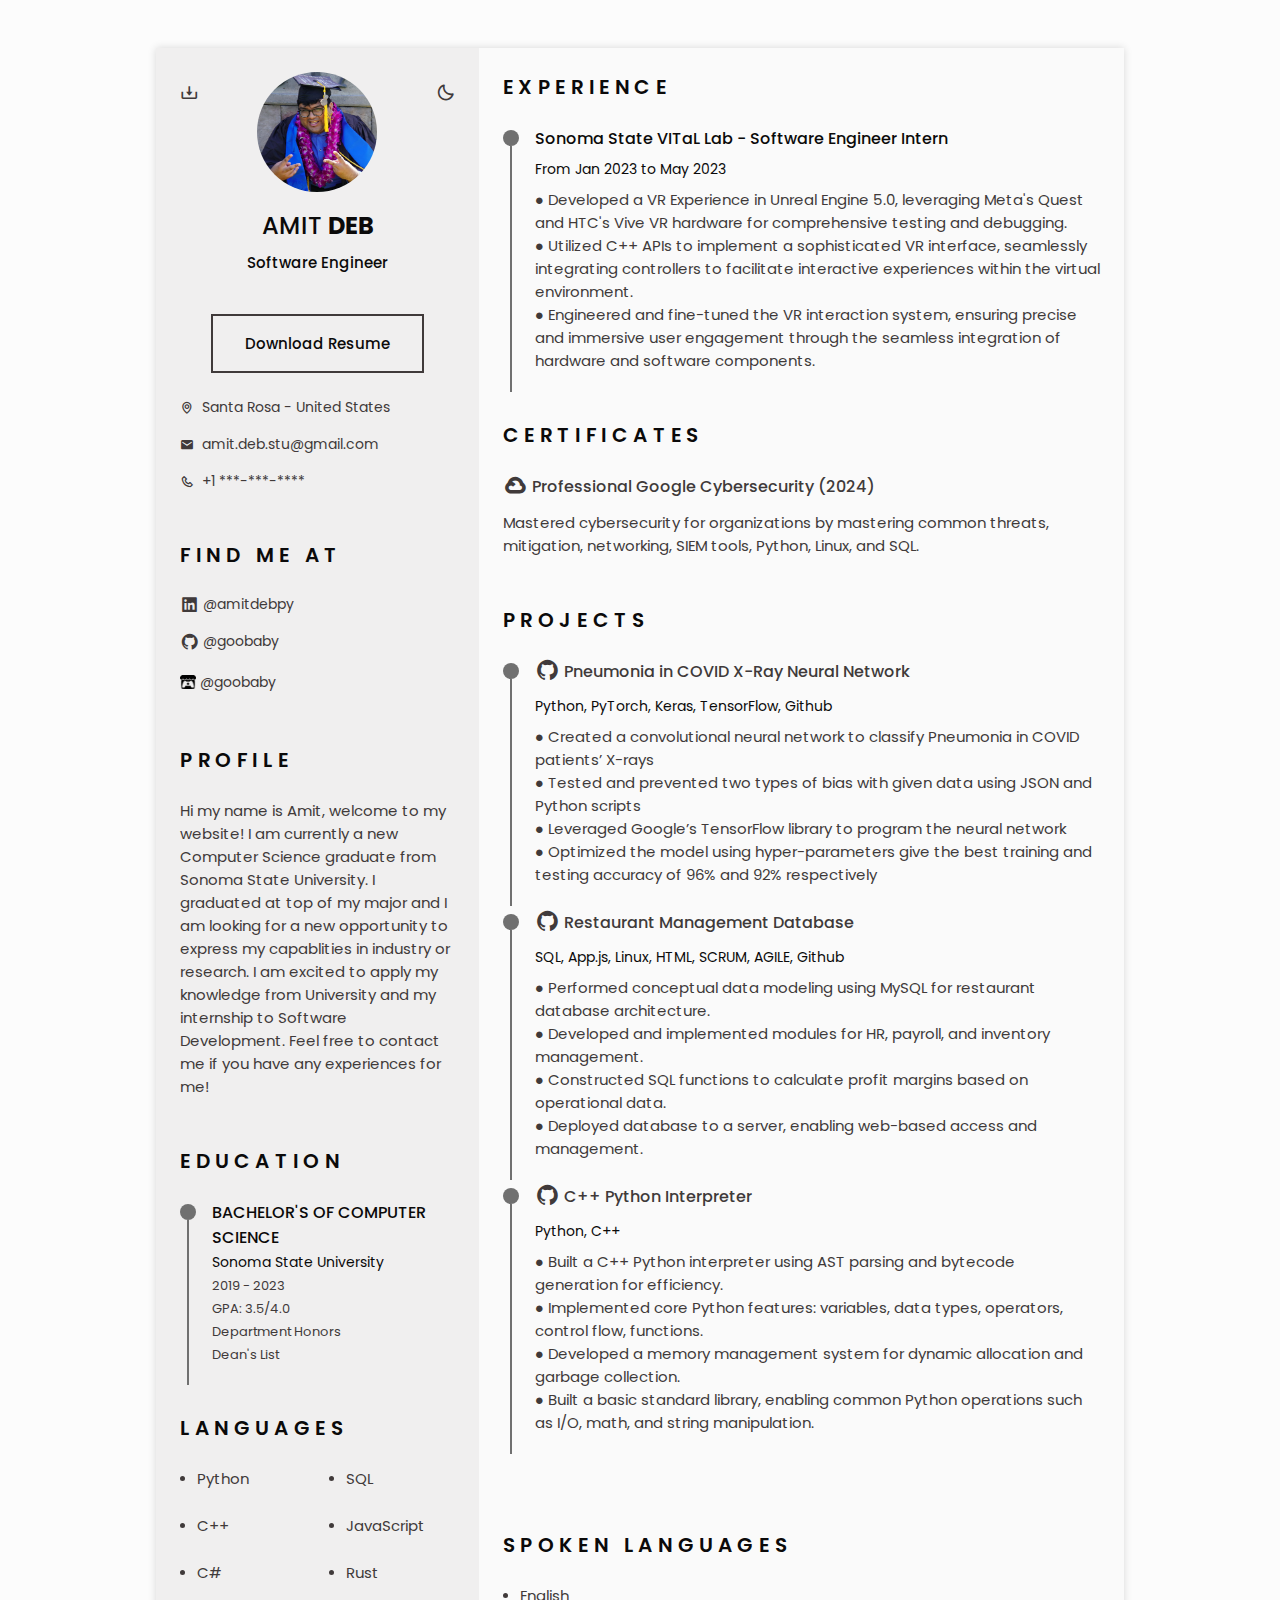
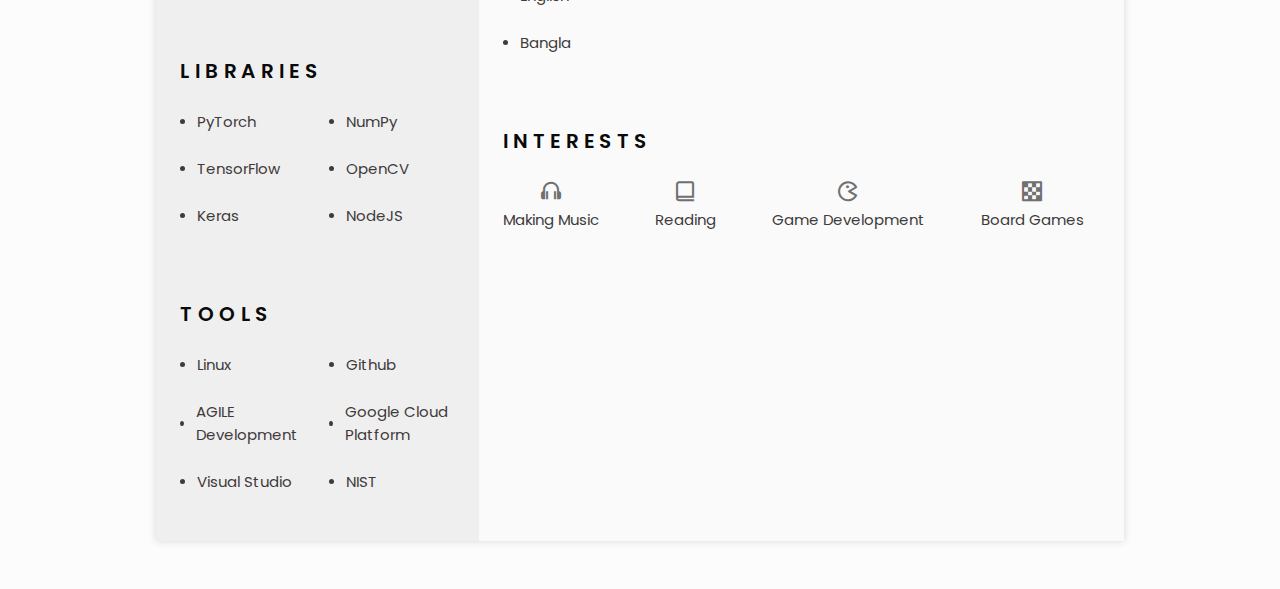
<file: index.html>
<!DOCTYPE html>
    <html lang="en">
    <head>
        <meta charset="UTF-8">
        <meta name="viewport" content="width=device-width, initial-scale=1.0">

        <!--========== BOX ICONS ==========-->
        <link rel="stylesheet"
        href="https://cdn.jsdelivr.net/npm/boxicons@latest/css/boxicons.min.css">
        <!--========== CSS ==========-->
        <link rel="stylesheet" href="assets/css/styles.css">

        <title>Amit's Landing Page</title>
    </head>
    <body>
        <!--========== HEADER ==========-->
        <header class="l-header" id="header">
            <nav class ="nav bd-container">
                <a href="#" class="nav__log">Amit Deb</a>
                <div class="nav__menu" id="nav-menu">
                    <ul class="nav__list">
                        <li class="nav__item">
                            <a href="#home" class="nav__link active-link">
                                <i class='bx bx-home nav_icon'></i>Home
                            </a>
                        </li>

                        <li class="nav__item">
                            <a href="#profile" class="nav__link">
                                <i class='bx bx-user nav_icon'></i>Profile
                            </a>
                        </li>

                        <li class="nav__item">
                            <a href="#education" class="nav__link">
                                <i class='bx bx-book nav_icon'></i>Education
                            </a>
                        </li>

                        <li class="nav__item">
                            <a href="#skills" class="nav__link">
                                <i class='bx bx-receipt nav_icon'></i>Skills
                            </a>
                        </li>
                        
                        <li class="nav__item">
                            <a href="#experience" class="nav__link">
                                <i class='bx bx-briefcase-alt nav_icon' ></i>Experience
                            </a>
                        </li>

                        <li class="nav__item">
                            <a href="#certificates" class="nav__link">
                                <i class='bx bx-award nav_icon' ></i></i>Certificates
                            </a>
                        </li>

                        <li class="nav__item">
                            <a href="#references" class="nav__link">
                                <i class='bx bx-link-external nav_icon'></i>References
                            </a>
                        </li>
                    </ul>
                </div>

                <div class="nav__toggle" id="nav-toggle">
                    <i class='bx bx-grid-alt' ></i>
                </div>
            </nav>
        </header>

        <main class="l-main bd-container">
            <!-- All elements within this div, is generated in PDF -->
            <div class="resume" id="area-cv">
                <div class="resume__left">
                    <section class="home" id="home">
                        <div class="home__container section bd-grid">
                            <div class="home__data bd-grid">
                                <img src="assets/img/pfp.JPG" alt="" class="home__img">

                                <h1 class="home__title">AMIT <b>DEB</b></h1>
                                <h3 class="home__profession">Software Engineer</h3>
                                <div>
                                    <a download="" href="assets/pdf/AmitDebResume1_17_24.pdf" class="home2__button-movil">Download Resume</a>
                                </div>
                            </div>

                            <div class="home__address bd-grid">
                                <span class="home__information">
                                    <i class='bx bx-map home_icon'></i>&nbsp; Santa Rosa - United States
                                </span>
                                <span class="home__information">
                                    <i class='bx bxs-envelope home_icon'></i> &nbsp; amit.deb.stu@gmail.com
                                </span>
                                <span class="home__information">
                                    <i class='bx bx-phone home_icon'></i> &nbsp; +1 ***-***-****
                                </span>
                            </div>
                        </div>
                        <i class='bx bx-moon change-theme' title="Theme" id="theme-button"></i>

                        <a class='bx bx-download generate-pdf' title="Download PDF" id="resume-button" href="assets/pdf/AmitDebResume1_17_24.pdf"></a>

                    </section>          
                    
                 
                    <section class="social section">
                        <h2 class="section-title">FIND ME AT</h2>

                        <div class="social__container bd-grid">
                            <a href="https://www.linkedin.com/in/amitdebpy/" target="_blank" class="social__link">
                                <i class='bx bxl-linkedin-square social__icon'></i> @amitdebpy
                            </a>
                            <a href="https://github.com/goobaby" target="_blank" class="social__link">
                                <i class='bx bxl-github social__icon'></i> @goobaby
                            </a>
                            <a href="https://goobaby.itch.io/" target="_blank" class="social__link">
                                <i class='social__icon'> <img src="assets/img/itchiologo/logos/itchio-logo-textless-black.png" width="16" height=auto></i> </i> @goobaby
                            </a>
                        </div>
                    </section>


                    <section class="profile section" id="profile">
                        <h2 class="section-title">Profile</h2>
                        
                        <p class="profile_description">Hi my name is Amit, welcome to my website! I am currently a new Computer Science graduate from Sonoma State University. I graduated at top of my major and I am looking for a new opportunity to express my capablities in industry or research. I am excited to apply my knowledge from University and my internship to Software Development. Feel free to contact me if you have any experiences for me!</p>
                    </section>
                    

                    <section class="education section" id="education">
                        <h2 class="section-title">Education</h2>

                        <div class="education__container bd-grid">
                            <div class="education__content">
                                <div class="education__time">
                                    <span class="education__rounder"></span>
                                    <span class="education__line"></span>
                                </div>

                                <div class="education__data">
                                    <h3 class="education__title">BACHELOR'S OF COMPUTER SCIENCE</h3>
                                    <span class="education__studies">Sonoma State University</span>
                                    <span class="education__year"><br>2019 - 2023</span>
                                    <span class="education__GPA"><br>GPA: 3.5/4.0</span>
                                    <span class="education__honors"><br>Department Honors</span>
                                    <span class="education__honors"><br>Dean's List</span>
                                </div>
                            </div>
                        </div>
                    </section>


                    <section class="skills section" id="skills">
                        <h2 class="section-title">Languages</h2>

                        <div class="skills__content bd-grid">
                            <ul class="skills__data">
                                <li class="skills__name">
                                    <span class="skills__circle"></span>Python
                                </li>
                                <li class="skills__name">
                                    <span class="skills__circle"></span>C++
                                </li>
                                <li class="skills__name">
                                    <span class="skills__circle"></span>C#
                                </li>
                            </ul>
                            <ul class="skills__data">
                                <li class="skills__name">
                                    <span class="skills__circle"></span>SQL
                                </li>
                                <li class="skills__name">
                                    <span class="skills__circle"></span>JavaScript
                                </li>
                                <li class="skills__name">
                                    <span class="skills__circle"></span>Rust
                                </li>
                            </ul>
                        </div>
                    </section>

                    <section class="skills section" id="skills">
                        <h2 class="section-title">Libraries</h2>
                        <div class="skills__content bd-grid">
                            <ul class="skills__data">
                                <li class="skills__name">
                                    <span class="skills__circle"></span>PyTorch
                                </li>
                                <li class="skills__name">
                                    <span class="skills__circle"></span>TensorFlow
                                </li>
                                <li class="skills__name">
                                    <span class="skills__circle"></span>Keras
                                </li>
                            </ul>
                            <ul class="skills__data">
                                <li class="skills__name">
                                    <span class="skills__circle"></span>NumPy
                                </li>
                                <li class="skills__name">
                                    <span class="skills__circle"></span>OpenCV
                                </li>
                                <li class="skills__name">
                                    <span class="skills__circle"></span>NodeJS
                                </li>
                            </ul>
                        </div>
                    </section>
                    <section class="skills section" id="skills">
                        <h2 class="section-title">Tools</h2>
                        <div class="skills__content bd-grid">
                            <ul class="skills__data">
                                <li class="skills__name">
                                    <span class="skills__circle"></span>Linux
                                </li>
                                <li class="skills__name">
                                    <span class="skills__circle"></span>AGILE Development
                                </li>
                                <li class="skills__name">
                                    <span class="skills__circle"></span>Visual Studio
                                </li>
                            </ul>
                            <ul class="skills__data">
                                <li class="skills__name">
                                    <span class="skills__circle"></span>Github
                                </li>
                                <li class="skills__name">
                                    <span class="skills__circle"></span>Google Cloud Platform
                                </li>
                                <li class="skills__name">
                                    <span class="skills__circle"></span>NIST
                                </li>
                            </ul>
                        </div>
                    </section>

                </div>

                <div class="resume__right">
                    <section class="experience section" id="experience">
                        <h2 class="section-title">Experience</h2>

                        <div class="experience__container bd-grid">
                            <div class="experience__content">
                                <div class="experience__time">
                                    <span class="experience__rounder"></span>
                                    <span class="experience__line"></span>
                                </div>

                                <div class="experience__data bd-grid">
                                    <h3 class="experience__title">Sonoma State VITaL Lab - Software Engineer Intern</h3>
                                    <span class="experience__company">From Jan 2023 to May 2023</span>
                                    <p class="experience__description">● Developed a VR Experience in Unreal Engine 5.0, leveraging Meta's Quest and HTC's Vive VR
                                        hardware for comprehensive testing and debugging.
                                        <br>● Utilized C++ APIs to implement a sophisticated VR interface, seamlessly integrating controllers
                                        to facilitate interactive experiences within the virtual environment.
                                        <br>● Engineered and fine-tuned the VR interaction system, ensuring precise and immersive user
                                        engagement through the seamless integration of hardware and software components.
                                        </p>
                                </div>
                            </div>
                        </div>
                    </section>

                    <section class="certificate section" id="certificates">
                        <h2 class="section-title">certificates</h2>

                        <div class="certificate__container bd">
                            <div class="certificate__content">
                                <h3 class="certificate__title">
                                    <a href="https://www.credly.com/badges/4689d389-434a-41fa-a769-0e6c0df22e31/linked_in_profile" target="_blank" class="git__link">
                                        <i class='bx bxl-google-cloud bx-sm'></i>
                                        &nbsp;Professional Google Cybersecurity (2024)
                                    </a>
                                </h3>
                                <p class="certificate__description"> Mastered cybersecurity for organizations by mastering common threats, mitigation, networking, SIEM tools, Python, Linux, and SQL.</p>
                            </div>
                        </div>
                    </section>

                    <section class="experience section" id="experience">
                        <h2 class="section-title">Projects</h2>

                        <div class="experience__container bd-grid">
                            <div class="experience__content">
                                <div class="experience__time">
                                    <span class="experience__rounder"></span>
                                    <span class="experience__line"></span>
                                </div>

                                <div class="experience__data bd-grid">
                                    <h3 class="experience__title">
                                        <a href="https://github.com/amitdebpy/X-ray-COVID-Classification" target="_blank" class="git__link">
                                            <i class='bx bxl-github bx-sm social__icon'></i>
                                            Pneumonia in COVID X-Ray Neural Network
                                        </a>
                                    </h3>
                                    <span class="experience__company">Python, PyTorch, Keras, TensorFlow, Github</span>
                                    <p class="experience__description">● Created a convolutional neural network to classify Pneumonia in COVID patients’ X-rays
                                        <br>● Tested and prevented two types of bias with given data using JSON and Python scripts
                                        <br>● Leveraged Google’s TensorFlow library to program the neural network
                                        <br>● Optimized the model using hyper-parameters give the best training and testing accuracy of 96%
                                        and 92% respectively
                                        
                                        </p>
                                </div>
                            </div>

                            <div class="experience__content">
                                <div class="experience__time">
                                    <span class="experience__rounder"></span>
                                    <span class="experience__line"></span>
                                </div>

                                <div class="experience__data bd-grid">
                                    <h3 class="experience__title">
                                        <a href="https://github.com/amitdebpy/Database-Management-Systems-Design/tree/main/355/deb_a_project2" target="_blank" class="git__link">
                                            <i class='bx bxl-github bx-sm social__icon'></i>
                                            Restaurant Management Database
                                        </a>
                                    </h3>
                                    <span class="experience__company">SQL, App.js, Linux, HTML, SCRUM, AGILE, Github</span>
                                    <p class="experience__description">● Performed conceptual data modeling using MySQL for restaurant database architecture.
                                        <br>● Developed and implemented modules for HR, payroll, and inventory management.
                                        <br>● Constructed SQL functions to calculate profit margins based on operational data.
                                        <br>● Deployed database to a server, enabling web-based access and management.
                                        </p>
                                </div>
                            </div>

                            <div class="experience__content">
                                <div class="experience__time">
                                    <span class="experience__rounder"></span>
                                    <span class="experience__line"></span>
                                </div>

                                <div class="experience__data bd-grid">
                                    <h3 class="experience__title">
                                        <a href="https://github.com/amitdebpy/Simple-Python-Interpreter" target="_blank" class="git__link">
                                            <i class='bx bxl-github bx-sm social__icon'></i>
                                            C++ Python Interpreter
                                        </a>
                                    </h3>
                                    <span class="experience__company">Python, C++</span>
                                    <p class="experience__description">● Built a C++ Python interpreter using AST parsing and bytecode generation for efficiency.
                                        <br>● Implemented core Python features: variables, data types, operators, control flow, functions.
                                        <br>● Developed a memory management system for dynamic allocation and garbage collection.
                                        <br>● Built a basic standard library, enabling common Python operations such as I/O, math, and string
                                        manipulation.
                                        
                                        </p>
                                </div>
                            </div>

                            
                        </div>
                    </section>

                    <section class="references section" id="references">
                        
                    </section>

                    <section class="languages section">
                        <h2 class="section-title">Spoken Languages</h2>

                        <div class="languages__container bd-grid">
                            <ul class="languages___content ">
                                <li class="languages__name">
                                    <span class="languages__circle"></span> English
                                </li>
                                <li class="languages__name">
                                    <span class="languages__circle"></span> Bangla
                                </li>
                            </ul>
                        </div>
                    </section>
                    
                    <section class="interests section">
                        <h2 class="section-title">Interests</h2>
                        <div class="interests__container bd-grid">
                            <div class="interests__content">
                                <i class='bx bx-headphone interests__icon'></i>
                                <span class="interests__name">Making Music</span>
                            </div>
                            <div class="interests__content">
                                <i class='bx bx-book-alt interests__icon'></i>
                                <span class="interests__name">Reading</span>
                            </div>
                            <div class="interests__content ">
                                <i class='bx bx-game interests__icon'></i>Game Development</span>
                            </div>
                            <div class="interests__content ">
                                <i class='bx bxs-chess interests__icon'></i>Board Games</span>
                            </div>
                        </div>
                    </section>
                    <div>
                        <a download="" href="assets/pdf/AmitDebResume1_17_24.pdf" class="home__button-movil">Download Resume</a>
                    </div>
                </div>
            </div>        
        </main>

        
        <a href="" class="scrolltop" id="scroll-top">
            <i class='bx bx-up-arrow-alt scrolltop__icon'></i>
        </a>

        <!--========== HTML2PDF ==========-->
        <script src="assets/js/html2pdf.bundle.min.js"></script>

        <!--========== MAIN JS ==========-->
        <script src="assets/js/main.js"></script>
    </body>
</html>
</file>
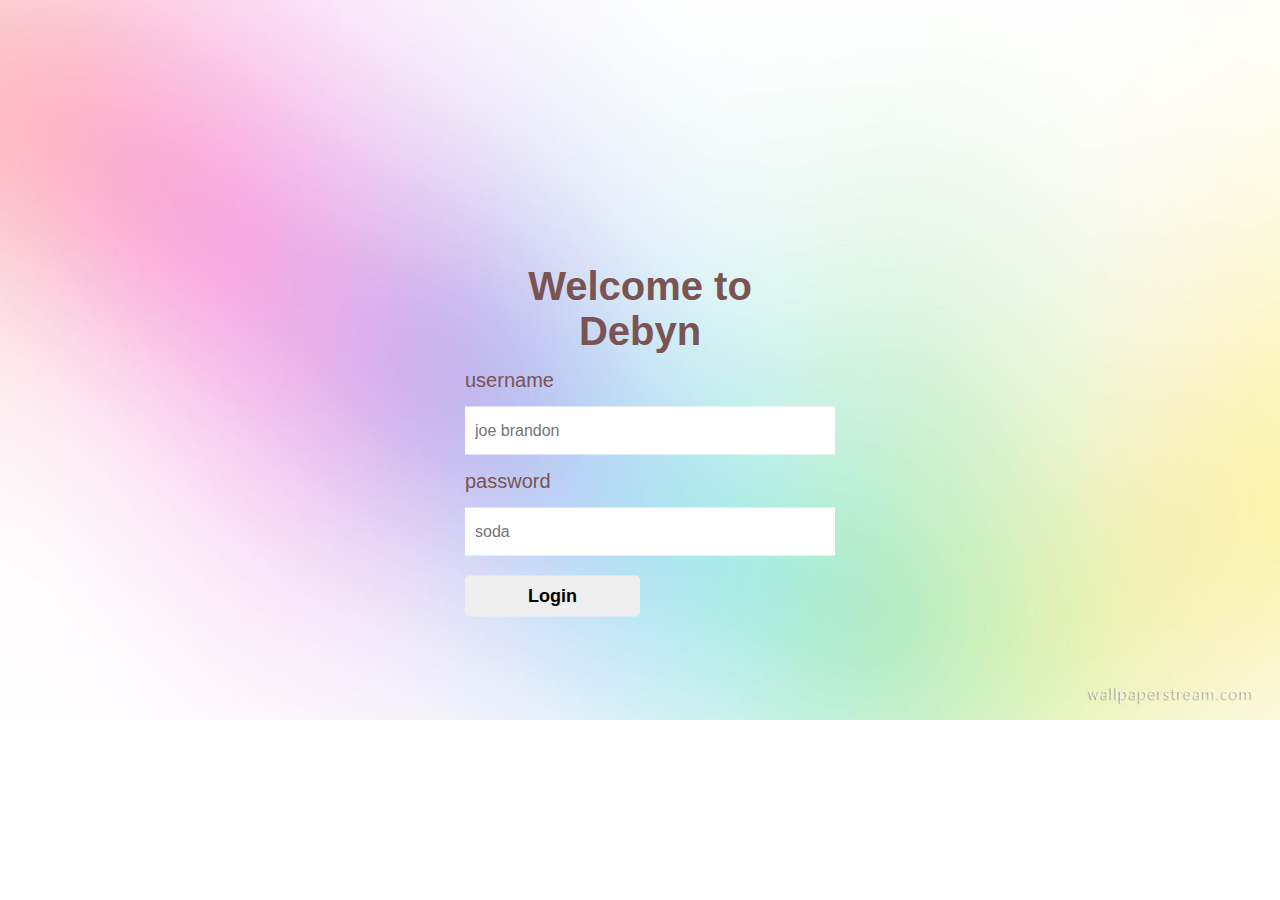
<file: past/version/index.html>
<!DOCTYPE html>
<html>
<head>
  <title>Debyn</title>
  <meta name="viewport" content="width=device-width, user-scalable=no, minimum-scale=1.0, maximum-scale=1.0">
  <link rel="stylesheet" type="text/css" href="loginstyle.css">
</head>
<body>
  <div class="login">
    <h1> Welcome to Debyn </h1>
    <form action="#" method="post">
        <p> username </p>
        <input type ="text" name = "user" placeholder="joe brandon">
        <p> password </p>
        <input type ="text" name = "user" placeholder="soda">
        <button type ="login">Login</button>
    </form>
  </div>
  <!--script src="" type="module">
  </script-->
</body>
</html>
</file>
<file: assets/css/styles.css>
/*===== GOOGLE FONTS =====*/
@import url('https://fonts.googleapis.com/css2?family=Poppins:wght@400;500;600&display=swap');

/*===== VARIABLES CSS =====*/
:root {
  --header-height: 3rem;
  
  /*========== Colors ==========*/
  --title-color: #0B0A0A;
  --text-color: #403A3A;
  --text-color-light: #707070;
  --container-color: #FAFAFA;
  --container-color-alt: #F0EFEF;
  --body-color: #FCFCFC;

  /*========== Font and typography ==========*/
  --body-font: 'Poppins', sans-serif;
  --h1-font-size: 1.5rem;
  --h2-font-size: 1.25rem;
  --h3-font-size: 1rem;
  --normal-font-size: .938rem;
  --small-font-size: .875rem;
  --smaller-font-size: .813rem;

  /*========== Font weight ==========*/
  --font-medium: 500;
  --font-semi-bold: 600;

  /*========== Margenes ==========*/
  --mb-1: .5rem;
  --mb-2: 1rem;
  --mb-3: 1.5rem;

  /*========== z index ==========*/
  --z-tooltip: 10;
  --z-fixed: 100;
}

/*========== BASE ==========*/
*,::before, ::after{
    box-sizing: border-box;
}

html{
    scroll-behavior: smooth;
}
/*========== Variables Dark theme ==========*/
body.dark-theme{
    --title-color: #f2f2f2;
    --text-color: #bfbfbf;
    --container-color: #212121;
    --container-color-alt: #181616;
    --body-color: #2b2b2b;
}

/*========== Button Dark/Light ==========*/
.change-theme{
    position: absolute;
    right: 0;
    top: 2.2rem;
    display: flex;
    color: var(--text-color);
    font-size: 1.2rem;
    cursor: pointer;
}

.change-theme:hover{
    color: var(--title-color);
}

/*========== Font size variables to scale cv ==========*/
body.scale-cv{
    --h1-font-size: .938rem;
    --h2-font-size: .938rem;
    --h3-font-size: .875rem;
    --normal-font-size: .813rem;
    --small-font-size: .75rem;
    --smaller-font-size: .688rem;
}

/*========== Generate PDF button ==========*/
.generate-pdf{
    display: none;
    position: absolute;
    top: 2.2rem;
    left: 0;
    font-size: 1.2rem;
    color: var(--text-color);
    cursor: pointer;

}

.generate-pdf:hover{
    color: var(--title-color);
}

/*========== Classes modified to reduce size and print on A4 sheet ==========*/
/*
".scale-cv, .change-theme, .scale-cv, .generate-pdf{
    display: none;
}"
*/
body{
    margin: 0 0 var(--header-height) 0;
    padding: 0;
    font-family: var(--body-font);
    font-size: var(--normal-font-size);
    background-color: var(--body-color);
    color: var(--text-color);
}

h1,h2,h3,ul,p{
    margin: 0;
}

h1,h2,h3 {
    color: var(--title-color);
    font-weight: var(--font-medium);
}

ul{
    padding: 0;
    list-style: none;
}

a{
   text-decoration: none; 
}

img{
    max-width: 100%;
    height: auto;
}
/*========== CLASS CSS ==========*/
.section{
    padding: 1.5rem 0;
}

.section-title{
    font-size: var(--h2-font-size);
    color: var(--title-color);
    font-weight: var(--font-semi-bold);
    text-transform: uppercase;
    letter-spacing: .35rem;
    text-align: center;
    margin-bottom: var(--mb-3);
}

/*========== LAYOUT ==========*/
.bd-container{
    max-width: 968px;
    width: calc(100% - 3rem);
    margin-left: var(--mb-3);
    margin-right: var(--mb-3);
}

.bd-grid{
    display: grid;
    gap: 1.5rem;
}

.l-header{
    width: 100%;
    position: fixed;
    bottom: 0;
    left: 0;
    z-index: var(--z-fixed);
    background-color: var(--body-color);
    box-shadow: 0 -1px 4px rgba(0, 0, 0, .1);
    transition: .3s;
}

/*========== NAV ==========*/
.nav{
    height: var(--header-height);
    display: flex;
    justify-content: space-between;
    align-items: center;
}

@media screen and (max-width: 968px){
    .nav__menu{
        position: fixed;
        bottom: -100%;
        left: 0;
        width: 100%;
        padding: 2rem 1.5rem;
        background-color: var(--body-color);
        box-shadow: 0 1px 4px rgba(0, 0, 0, .1);
        border-radius: 1rem 1rem 0 0;
        z-index: var(--z-fixed);
        transition: .3s;

    }
}

.nav__log,
.nav__toggle{
    color: var(--title-color);
    font-weight: var(--font-medium);
}

.nav__toggle{
    font-size: 1.2rem;
    cursor: pointer;
}

.nav__item{
    text-align: center;
}

.nav__list{
    display: grid;
    grid-template-columns: repeat(3, 1fr);
    gap: 2rem;
}

.nav__link{
   display: flex;
   flex-direction: column;
   font-size: var(--smaller-font-size);
   color: var(--text-color-light);
   font-weight: var(--font-medium);
}

.nav__link:hover{
    color: var(--title-color)
}

.nav__icon{
    font-size: 1.2rem;
    margin-bottom: var(--mb-1);
}
/* Show menu */
.show-menu{
    bottom: var(--header-height)
}

/* Active menu link */
.active-link{
    color: var(--title-color)
}

/*========== HOME ==========*/
.home{
    position: relative;
}

.home__container{
    gap: 3rem;
}

.home__data{
    gap: .5rem;
    text-align: center;
}

.home__img{
    width: 120px;
    height: 120px;
    border-radius: 50%;
    justify-self: center;
    margin-bottom: var(--mb-1);
}

.home__title{
    font-size: var(--h1-font-size);
}

.home__profession{
    font-size: var(--normal-font-size);
    margin-bottom: var(--mb-1);
}

.home__address{
    gap: 1rem;
}

.home__information{
    display: flex;
    align-items: center;
    font-size: var(--small-font-size);
}

.home__icon{
    font-size: 1.2rem;
    margin-right: .25rem;
}

.home__button-movil{
    display: inline-block;
    border: 2px solid var(--text-color);
    color: var(--title-color);
    padding: 1rem 2rem;
    transition: .3s;
    font-weight: var(--font-medium);
    margin-top: var(--mb-3);
}

.home__button-movil:hover{
    background-color: var(--text-color);
    color: var(--container-color);
}

.home2__button-movil{
    display: inline-block;
    border: 2px solid var(--text-color);
    color: var(--title-color);
    padding: 1rem 2rem;
    transition: .3s;
    font-weight: var(--font-medium);
    margin-top: var(--mb-3);
}

.home2__button-movil:hover{
    background-color: var(--text-color);
    color: var(--container-color);
}
/*========== SOCIAL ==========*/
.social__container{
    grid-template-columns: max-content;
    gap: 1rem;

}

.social__link{
    display: inline-flex;
    align-items:center;
    font-size: var(--small-font-size);
    color: var(--text-color);
}

.social__link:hover{
    color: var(--title-color);
    opacity: 0.7;
}

.social__icon{
    font-size: 1.2rem;
    margin-right: .25rem;

}

.git__link{
    display: inline-flex;
    align-items:center;
    color: var(--text-color);
}

.git__link:hover{
    color: var(--title-color);
    opacity: 0.7;
}

/*========== PROFILE ==========*/
.profile_description{
    text-align: center;
}

/*========== EDUCATION AND EXPERIENCE ==========*/
.education__content, .experience__content{
    display: flex;
}

.education__time, .experience__time{
    padding-right: 1rem;
}

.education__rounder, .experience__rounder{
    position:relative;
    display: block;
    width:16px;
    height: 16px;
    background-color: var(--text-color-light);
    border-radius: 50%;
    margin-top: .25rem;
}

.education__line, .experience__line{
    display: block;
    width: 2px;
    height: 100%;
    background-color: var(--text-color-light);
    transform: translate(7px, 0);
}

.education__data, .experience__data{
    gap: .5rem;
}

.education__title, .experience__title{
    font-size: var(--h3-font-size);
}

.education__studies, .experience__company{
    font-size: var(--small-font-size);
    color: var(--title-color);
}

.education__GPA, .education__honors, .education__year{
    font-size: var(--smaller-font-size);
}

/*========== SKILLS AND LANGUAGES ==========*/
.skills__content, .languages__container{
    grid-template-columns: repeat(2, 1fr);
}

.languages__content{
    gap: 0;
}

.skills__name, .languages__name{
    display: flex;
    align-items: center;
    margin-bottom: var(--mb-3);
}

.skills__circle, .languages__circle{
    display: inline-block;
    width: 5px;
    height: 5px;
    background-color: var(--text-color);
    border-radius: 50%;
    margin-right: .75rem;
}
/*========== CERTIFICATES ==========*/
.certificate__title{
    font-size: var(--h3-font-size);
    margin-bottom: var(--mb-1);
}

/*========== REFERENCES ==========*/


/*========== INTERESTS ==========*/
.interests__container{
    grid-template-columns: repeat(3, 1fr);
    margin-top: var(--mb-2);
}

.interests__content{
    display:flex;
    flex-direction: column;
    align-items: center;
}

.interests__icon{
    font-size: 1.5rem;
    color: var(--text-color-light);
    margin-bottom: .25rem;
}
/* Scroll top */
.scrolltop{
    position: fixed;
    right: 1rem;
    bottom: -20%;
    display: flex;
    justify-content: center;
    align-items: center;
    padding: .3rem;
    background-color: var(--container-color-alt);
    border-radius: .4rem;
    z-index: var(--z-tooltip);
    transition: .4s;
}

.scrolltop__icon{
    font-size: 1.2rem;
    color: var(--text-color)
}

.show-scroll{
    visibility: visible;
    bottom: 5rem

}
/*========== MEDIA QUERIES ==========*/
/* For small devices, menu two columns */
@media screen and (max-width: 320px){
    .nav__list{
        grid-template-columns: repeat(2, 1fr);
        gap: 1rem;
    }
}

/* Classes modified for large screen size */
@media screen and (min-width: 968px){
    body{
        margin: 3rem 0;
    }

    .bd-container{
        margin-left: auto;
        margin-right: auto;
    }

    .l-header, .scrolltop{
        display: none;
    }

    .resume{
        display: grid;
        grid-template-columns: .5fr 1fr;
        background-color: var(--container-color);
        box-shadow: 0 0 8px rgba(13, 12, 12, .15);
    }

    .resume__left{
        background-color: var(--container-color-alt);
    }

    .resume__left, .resume__right{
        padding: 0 1.5rem;
    }

    .generate-pdf{
        display: inline-block;
    }

    .section-title, .profile_description{
        text-align: left;
    }
    .home__container{
        gap: 1.5rem;
    }

    .home__button-movil{
        display: none;
    }

    .references__container{
        grid-template-columns: repeat(2. 1fr);
    }

    .languages__content{
        grid-template-columns: repeat(3, max-content);
        column-gap: 3.5rem;
    }

    .interests__container{
        grid-template-columns: repeat(4, max-content);
        column-gap: 3.5rem;
    }

}
</file>
<file: past/version/loginstyle.css>
* {
    padding: 0;
    margin: 0;
    font-family: sans-serif;
}

body {
    background: url('./bklog.jpg')  no-repeat;
    background-size: cover;
}

.login {
    width: 350px;
    top: 50%;
    left: 50%;
    transform: translate(-50%, -50%);
    position: absolute;
    color: rgb(122, 83, 83);
}

.login h1 {
    font-size: 40px;
    text-align: center;
}

.login p {
    font-size: 20px;
    margin: 15px 0;
}

.login input {
    font-size: 16px;
    width: 100%;
    padding: 15px 10px;
    border: 0;
}

.login button {
    font-size: 18px;
    font-weight: bold;
    margin: 20px 0;
    padding: 10px 15px;
    width: 50%;
    border-radius: 5px;
    border: 0px;
}
</file>
